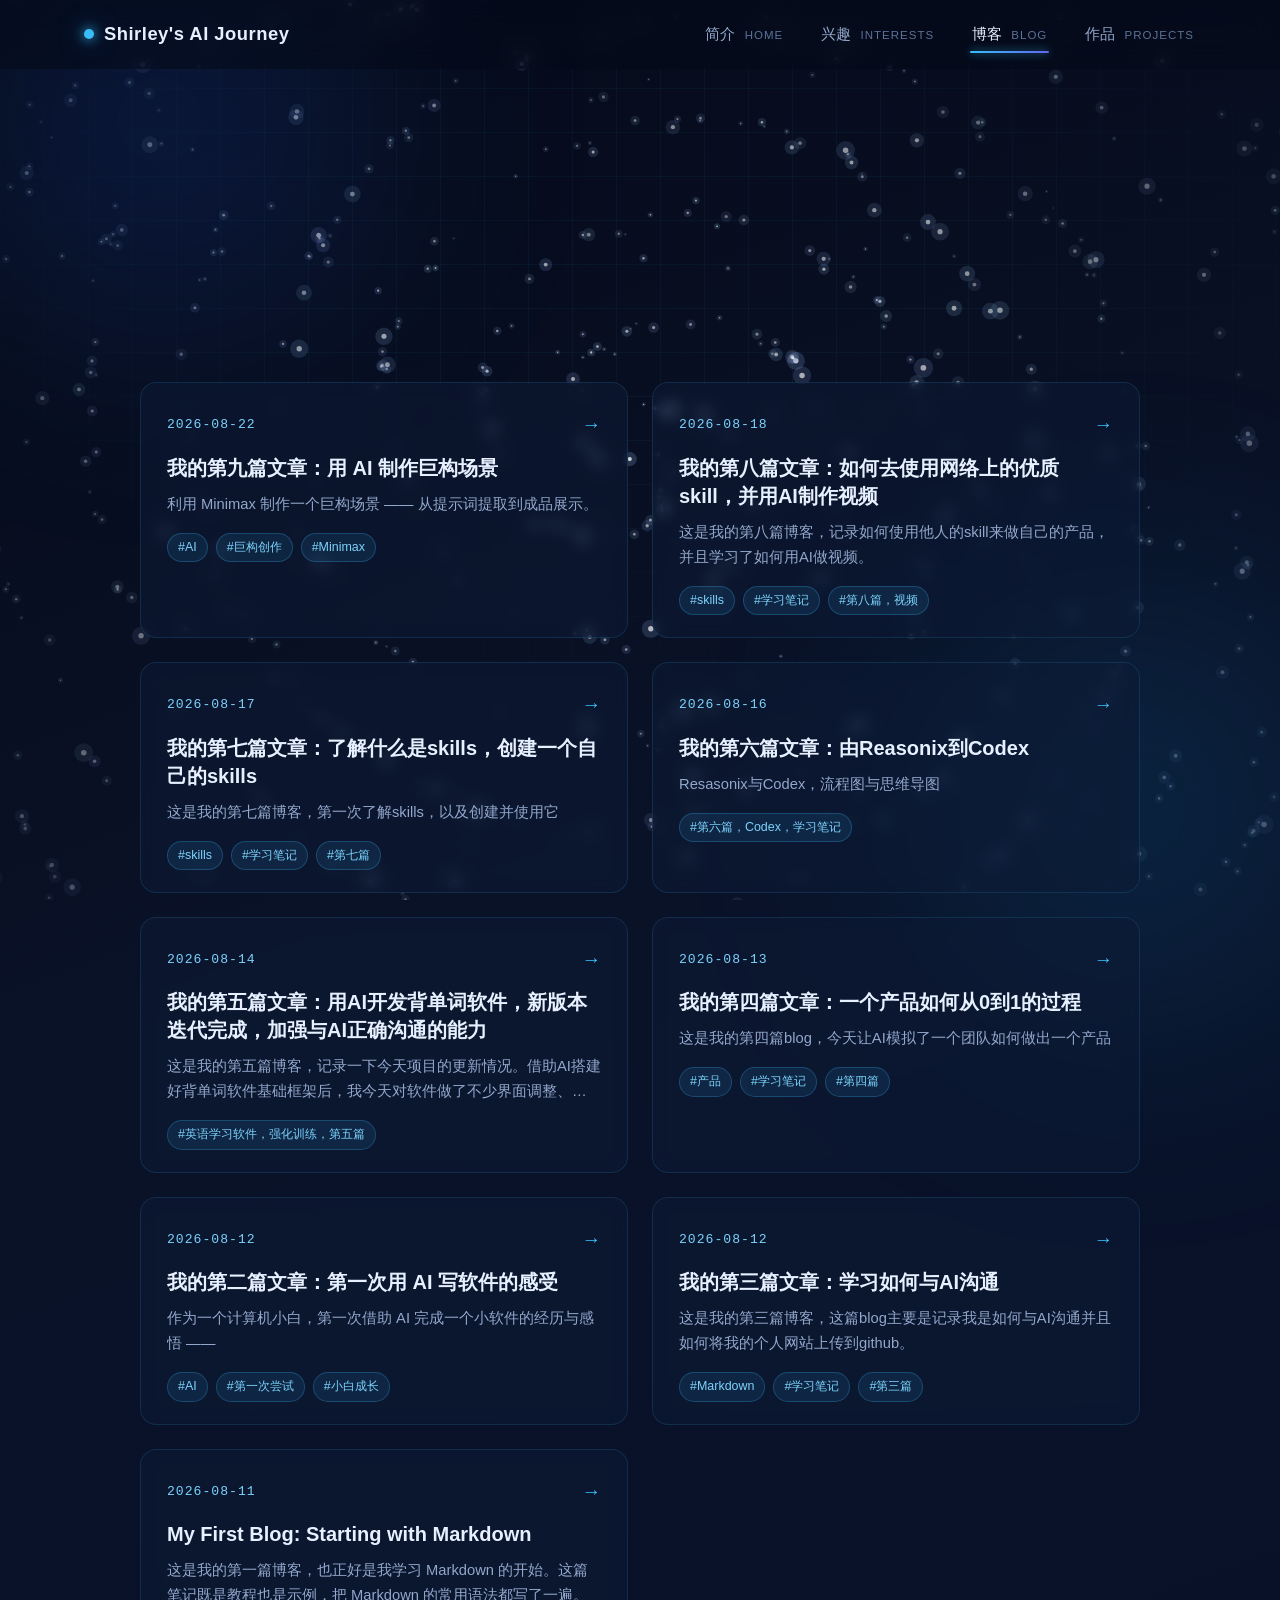
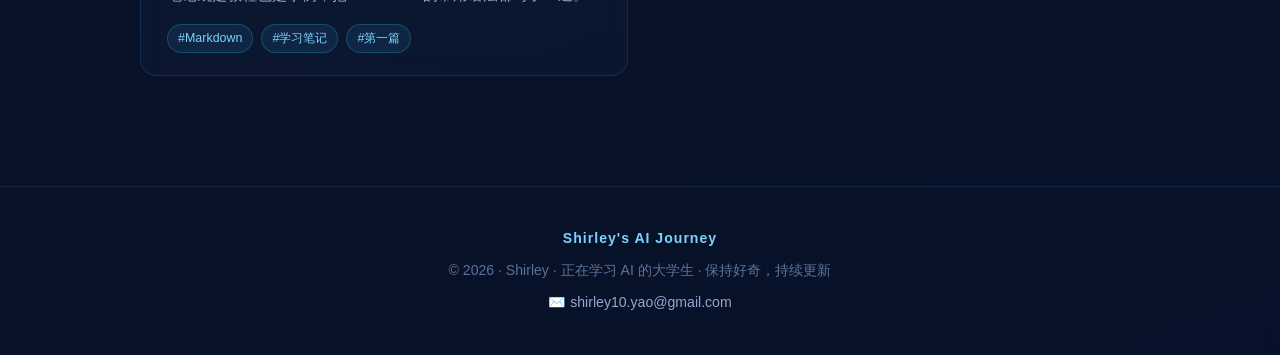
<file: blog.html>
<!DOCTYPE html>
<html lang="zh-CN">
<head>
  <meta charset="UTF-8" />
  <meta name="viewport" content="width=device-width, initial-scale=1.0" />
  <link rel="icon" type="image/svg+xml" href="favicon.svg" />
  <title>博客 · Shirley's AI Journey</title>
  <meta name="description" content="Shirley 的 AI 学习过程记录博客" />
  <link rel="stylesheet" href="style.css" />
</head>
<body>

  <div class="bg-grid" aria-hidden="true"></div>
  <div class="bg-glow bg-glow-1" aria-hidden="true"></div>
  <div class="bg-glow bg-glow-2" aria-hidden="true"></div>

  <!-- 顶部导航 -->
  <header class="navbar">
    <div class="nav-inner">
      <a href="index.html" class="logo">
        <span class="logo-dot"></span>
        Shirley's&nbsp;AI&nbsp;Journey
      </a>
      <nav class="nav-links" id="navLinks">
        <a href="index.html#home" class="nav-link">简介 <em>Home</em></a>
        <a href="index.html#interests" class="nav-link">兴趣 <em>Interests</em></a>
        <a href="blog.html" class="nav-link active">博客 <em>Blog</em></a>
        <a href="projects.html" class="nav-link">作品 <em>Projects</em></a>
      </nav>
      <button class="nav-toggle" id="navToggle" aria-label="打开菜单" aria-expanded="false">
        <span></span><span></span><span></span>
      </button>
    </div>
  </header>

  <main>
    <!-- 博客页头 -->
    <section class="section blog-head">
      <div class="container">
        <p class="section-kicker reveal">AI LEARNING LOG</p>
        <h1 class="blog-title reveal">我的<span class="gradient-text">AI 学习博客</span></h1>
        <p class="section-sub reveal">记录学习 AI 过程中的思考、踩坑与收获。持续更新中……</p>
      </div>
    </section>

    <!-- 文章列表 -->
    <section class="section blog-list-section">
      <div class="container">
        <div id="postList" class="post-list">
          <!-- 文章卡片由 JS 渲染 -->
        </div>
        <div id="postEmpty" class="post-empty" hidden>
          <p>📭 还没有文章。</p>
          <p class="post-empty-sub">把写好的 md 文件放进 <code>articles/</code> 目录，并在 <code>articles/list.js</code> 中登记文件名即可。</p>
        </div>
      </div>
    </section>
  </main>

  <!-- 页脚 -->
  <footer class="footer">
    <div class="container footer-inner">
      <p class="footer-logo">Shirley's&nbsp;AI&nbsp;Journey</p>
      <p>© <span id="year"></span> · Shirley · 正在学习 AI 的大学生 · 保持好奇，持续更新</p>
      <p class="footer-email">✉️ shirley10.yao@gmail.com</p>
    </div>
  </footer>

  <script src="articles/parser.js?v=3"></script>
  <script>
    // 动态版本号：每次加载强制获取最新文章清单，避免浏览器缓存旧 list.js
    document.write('<scr' + 'ipt src="articles/list.js?v=' + Date.now() + '"><\/scr' + 'ipt>');
  </script>
  <script>
    (function () {
      "use strict";

      /* 导航滚动 + 汉堡菜单（与首页一致） */
      const navbar = document.querySelector(".navbar");
      const onScrollNav = () => navbar.classList.toggle("scrolled", window.scrollY > 40);
      window.addEventListener("scroll", onScrollNav, { passive: true });
      onScrollNav();

      const navToggle = document.getElementById("navToggle");
      const navLinks = document.getElementById("navLinks");
      navToggle.addEventListener("click", () => {
        const isOpen = navLinks.classList.toggle("open");
        navToggle.classList.toggle("open", isOpen);
        navToggle.setAttribute("aria-expanded", String(isOpen));
      });
      navLinks.querySelectorAll("a").forEach((link) =>
        link.addEventListener("click", () => {
          navLinks.classList.remove("open");
          navToggle.classList.remove("open");
        })
      );

      /* 页脚年份 */
      document.getElementById("year").textContent = new Date().getFullYear();

      /* ---------- 渲染文章列表 ---------- */
      const listEl = document.getElementById("postList");
      const emptyEl = document.getElementById("postEmpty");

      async function loadPosts() {
        const files = window.BLOG_POSTS || [];
        const posts = [];
        let fetchFailed = false;

        for (const file of files) {
          try {
            const res = await fetch("articles/" + encodeURIComponent(file));
            if (!res.ok) continue;
            const text = await res.text();
            const { meta, tags, body, error } = BlogParser.parse(text);
            if (error) continue;
            posts.push({ file, meta, tags, body });
          } catch (e) {
            fetchFailed = true; /* 网络/协议错误，例如用 file:// 直接打开 */
          }
        }

        // 按日期倒序（无日期的排最后）
        posts.sort((a, b) => {
          const da = a.meta.date || "0000";
          const db = b.meta.date || "0000";
          return db.localeCompare(da);
        });

        if (posts.length === 0) {
          if (fetchFailed) {
            // 抓取失败：给出明确诊断
            const isFile = location.protocol === "file:";
            emptyEl.innerHTML =
              (isFile
                ? "<p>🔌 检测到你正在用 <code>file://</code> 直接打开页面。</p>"
                : "<p>🔌 读取文章失败（网络或服务器问题）。</p>") +
              "<p class='post-empty-sub'>浏览器出于安全限制，直接双击打开时无法读取博客文件。<br />" +
              "请通过本地服务器访问：<code>http://127.0.0.1:8000/blog.html</code><br />" +
              "若已在用服务器仍失败，请强制刷新（Mac：<code>Cmd+Shift+R</code>；Windows：<code>Ctrl+Shift+R</code>）。</p>";
          }
          emptyEl.hidden = false;
          return;
        }

        listEl.innerHTML = posts
          .map(
            (p) => `
          <a class="post-card reveal visible" href="post.html?file=${encodeURIComponent(p.file)}">
            <div class="post-card-top">
              <span class="post-date">${BlogParser.formatDate(p.meta.date)}</span>
              <span class="post-arrow">→</span>
            </div>
            <h2 class="post-card-title">${escapeHtml(p.meta.title || "未命名文章")}</h2>
            ${p.meta.summary ? `<p class="post-card-summary">${escapeHtml(p.meta.summary)}</p>` : ""}
            ${p.tags.length ? `<div class="post-tags">${p.tags.map((t) => `<span class="post-tag">#${escapeHtml(t)}</span>`).join("")}</div>` : ""}
          </a>`
          )
          .join("");
      }

      function escapeHtml(s) {
        return s.replace(/[&<>"']/g, (c) => ({
          "&": "&amp;", "<": "&lt;", ">": "&gt;", '"': "&quot;", "'": "&#39;",
        }[c]));
      }

      loadPosts();
    })();
  </script>
  <script src="galaxy.js"></script>
</body>
</html>
</file>
<file: style.css>
/* ============================================================
   Shirley's AI Journey · 蓝色科技感主题样式
   配色：深蓝黑背景 + 霓虹蓝渐变 + 玻璃拟态卡片
   ============================================================ */

:root {
  /* 蓝色主题色板 */
  --bg-0: #050a18;          /* 最深处 */
  --bg-1: #0a1228;          /* 主背景 */
  --bg-2: #0d1b36;          /* 卡片底层 */
  --blue-300: #7dd3fc;
  --blue-400: #38bdf8;
  --blue-500: #0ea5e9;      /* 主霓虹蓝 */
  --blue-600: #2563eb;
  --indigo-500: #6366f1;
  --text-main: #e6f0ff;
  --text-dim: #93a8cc;
  --text-faint: #5b7299;
  --border-glow: rgba(56, 189, 248, 0.28);
  --glass: rgba(13, 27, 54, 0.55);
  --radius: 16px;
  --transition: 0.35s cubic-bezier(0.22, 1, 0.36, 1);
}

* { margin: 0; padding: 0; box-sizing: border-box; }

html { scroll-behavior: smooth; }

body {
  font-family: "PingFang SC", "Microsoft YaHei", "Helvetica Neue", Arial,
    "Segoe UI", sans-serif;
  background: linear-gradient(160deg, var(--bg-0) 0%, var(--bg-1) 45%, #071129 100%);
  color: var(--text-main);
  line-height: 1.7;
  overflow-x: hidden;
  -webkit-font-smoothing: antialiased;
}

::selection { background: rgba(14, 165, 233, 0.4); color: #fff; }

a { color: inherit; text-decoration: none; }

img { display: block; max-width: 100%; }

/* ---------- 背景装饰 ---------- */
.bg-grid {
  position: fixed;
  inset: 0;
  z-index: -3;
  background-image:
    linear-gradient(rgba(56, 189, 248, 0.05) 1px, transparent 1px),
    linear-gradient(90deg, rgba(56, 189, 248, 0.05) 1px, transparent 1px);
  background-size: 44px 44px;
  mask-image: radial-gradient(ellipse 80% 70% at 50% 30%, #000 30%, transparent 75%);
  -webkit-mask-image: radial-gradient(ellipse 80% 70% at 50% 30%, #000 30%, transparent 75%);
}

.bg-glow {
  position: fixed;
  z-index: -2;
  border-radius: 50%;
  filter: blur(120px);
  opacity: 0.5;
  pointer-events: none;
}
.bg-glow-1 {
  width: 560px; height: 560px;
  top: -160px; left: -120px;
  background: radial-gradient(circle, rgba(37, 99, 235, 0.55), transparent 70%);
  animation: float-glow 12s ease-in-out infinite alternate;
}
.bg-glow-2 {
  width: 620px; height: 620px;
  bottom: -220px; right: -160px;
  background: radial-gradient(circle, rgba(14, 165, 233, 0.4), transparent 70%);
  animation: float-glow 14s ease-in-out infinite alternate-reverse;
}
@keyframes float-glow {
  from { transform: translate3d(0, 0, 0) scale(1); }
  to   { transform: translate3d(40px, 30px, 0) scale(1.12); }
}

/* ---------- 顶部导航 ---------- */
.navbar {
  position: fixed;
  top: 0; left: 0; right: 0;
  z-index: 100;
  backdrop-filter: blur(14px);
  -webkit-backdrop-filter: blur(14px);
  background: rgba(5, 10, 24, 0.55);
  border-bottom: 1px solid transparent;
  transition: border-color var(--transition), background var(--transition);
}
.navbar.scrolled {
  background: rgba(5, 10, 24, 0.85);
  border-bottom-color: var(--border-glow);
}
.nav-inner {
  max-width: 1160px;
  margin: 0 auto;
  padding: 0 24px;
  height: 68px;
  display: flex;
  align-items: center;
  justify-content: space-between;
}

.logo {
  display: flex;
  align-items: center;
  gap: 10px;
  font-size: 1.15rem;
  font-weight: 700;
  letter-spacing: 0.5px;
}
.logo-dot {
  width: 10px; height: 10px;
  border-radius: 50%;
  background: var(--blue-400);
  box-shadow: 0 0 12px var(--blue-400), 0 0 26px rgba(56, 189, 248, 0.6);
  animation: pulse-dot 2.2s ease-in-out infinite;
}
@keyframes pulse-dot {
  0%, 100% { transform: scale(1); opacity: 1; }
  50% { transform: scale(1.35); opacity: 0.75; }
}

.nav-links { display: flex; gap: 34px; }
.nav-link {
  position: relative;
  font-size: 0.95rem;
  color: var(--text-dim);
  transition: color var(--transition);
  padding: 6px 2px;
}
.nav-link em {
  font-style: normal;
  font-size: 0.72rem;
  margin-left: 5px;
  letter-spacing: 1px;
  text-transform: uppercase;
  color: var(--text-faint);
}
.nav-link::after {
  content: "";
  position: absolute;
  left: 0; bottom: 0;
  width: 0; height: 2px;
  border-radius: 2px;
  background: linear-gradient(90deg, var(--blue-400), var(--indigo-500));
  box-shadow: 0 0 8px rgba(56, 189, 248, 0.8);
  transition: width var(--transition);
}
.nav-link:hover, .nav-link.active { color: var(--text-main); }
.nav-link:hover::after, .nav-link.active::after { width: 100%; }

/* 移动端汉堡菜单 */
.nav-toggle {
  display: none;
  flex-direction: column;
  gap: 5px;
  background: none;
  border: 0;
  cursor: pointer;
  padding: 6px;
}
.nav-toggle span {
  width: 22px; height: 2px;
  background: var(--text-main);
  border-radius: 2px;
  transition: transform var(--transition), opacity var(--transition);
}
.nav-toggle.open span:nth-child(1) { transform: translateY(7px) rotate(45deg); }
.nav-toggle.open span:nth-child(2) { opacity: 0; }
.nav-toggle.open span:nth-child(3) { transform: translateY(-7px) rotate(-45deg); }

/* ---------- 通用容器 ---------- */
.container {
  max-width: 1160px;
  margin: 0 auto;
  padding: 0 24px;
}
.section { position: relative; }

/* ---------- 第一屏：简介 ---------- */
.hero {
  min-height: 100vh;
  display: flex;
  flex-direction: column;
  justify-content: center;
  padding: 120px 0 80px;
}
.hero-inner {
  display: grid;
  grid-template-columns: 1.15fr 0.85fr;
  gap: 56px;
  align-items: center;
}

.hero-kicker {
  display: flex;
  align-items: center;
  gap: 12px;
  color: var(--blue-300);
  font-size: 0.85rem;
  letter-spacing: 2px;
  text-transform: uppercase;
  margin-bottom: 22px;
}
.kicker-line {
  width: 40px; height: 2px;
  background: linear-gradient(90deg, var(--blue-400), transparent);
}

.hero-title {
  font-size: clamp(2.2rem, 5.2vw, 3.6rem);
  line-height: 1.25;
  font-weight: 800;
  letter-spacing: 0.5px;
  margin-bottom: 24px;
}
.gradient-text {
  background: linear-gradient(92deg, var(--blue-300) 0%, var(--blue-500) 55%, var(--indigo-500) 100%);
  -webkit-background-clip: text;
  background-clip: text;
  -webkit-text-fill-color: transparent;
  color: transparent;
}

.type-wrap { white-space: nowrap; }
.type-cursor {
  display: inline-block;
  width: 3px;
  margin-left: 4px;
  background: var(--blue-400);
  color: transparent;
  animation: blink 1s steps(1) infinite;
}
@keyframes blink { 50% { opacity: 0; } }

.hero-desc {
  color: var(--text-dim);
  font-size: 1.05rem;
  max-width: 560px;
  margin-bottom: 34px;
}
.hero-desc strong { color: var(--text-main); }

.hero-actions { display: flex; gap: 16px; flex-wrap: wrap; margin-bottom: 44px; }

.btn {
  display: inline-flex;
  align-items: center;
  gap: 8px;
  padding: 13px 28px;
  border-radius: 999px;
  font-size: 0.98rem;
  font-weight: 600;
  cursor: pointer;
  transition: transform var(--transition), box-shadow var(--transition),
    border-color var(--transition), background var(--transition);
}
.btn-primary {
  color: #04101f;
  background: linear-gradient(92deg, var(--blue-300), var(--blue-400));
  box-shadow: 0 8px 28px rgba(14, 165, 233, 0.4);
}
.btn-primary:hover {
  transform: translateY(-3px);
  box-shadow: 0 14px 38px rgba(14, 165, 233, 0.55);
}
.btn-arrow { transition: transform var(--transition); }
.btn-primary:hover .btn-arrow { transform: translateX(5px); }

.btn-ghost {
  color: var(--blue-300);
  border: 1px solid var(--border-glow);
  background: transparent;
}
.btn-ghost:hover {
  border-color: var(--blue-400);
  box-shadow: 0 0 22px rgba(56, 189, 248, 0.25);
  transform: translateY(-3px);
}

/* 关于我的信息卡片 */
.about-cards {
  display: grid;
  grid-template-columns: repeat(3, 1fr);
  gap: 16px;
}
.about-card {
  display: flex;
  gap: 13px;
  padding: 18px 16px;
  border-radius: var(--radius);
  background: var(--glass);
  border: 1px solid rgba(56, 189, 248, 0.14);
  backdrop-filter: blur(8px);
  -webkit-backdrop-filter: blur(8px);
  transition: transform var(--transition), border-color var(--transition),
    box-shadow var(--transition);
}
.about-card:hover {
  transform: translateY(-5px);
  border-color: var(--border-glow);
  box-shadow: 0 12px 32px rgba(14, 165, 233, 0.18);
}
.about-icon {
  font-size: 1.5rem;
  flex-shrink: 0;
  filter: drop-shadow(0 0 8px rgba(56, 189, 248, 0.5));
}
.about-card h3 { font-size: 0.98rem; margin-bottom: 4px; }
.about-card p { font-size: 0.83rem; color: var(--text-dim); }

/* 右侧终端面板 */
.hero-panel { position: relative; }
.panel-card {
  border-radius: var(--radius);
  background: rgba(8, 16, 34, 0.85);
  border: 1px solid var(--border-glow);
  box-shadow: 0 24px 60px rgba(2, 6, 18, 0.6), 0 0 40px rgba(14, 165, 233, 0.12);
  overflow: hidden;
  transform: perspective(1200px) rotateY(-8deg) rotateX(2deg);
  transition: transform var(--transition);
}
.panel-card:hover { transform: perspective(1200px) rotateY(0deg) rotateX(0deg); }
.panel-header {
  display: flex;
  align-items: center;
  gap: 7px;
  padding: 12px 16px;
  background: rgba(56, 189, 248, 0.08);
  border-bottom: 1px solid rgba(56, 189, 248, 0.15);
}
.panel-dot { width: 10px; height: 10px; border-radius: 50%; }
.panel-dot.red    { background: #ff5f57; }
.panel-dot.yellow { background: #febc2e; }
.panel-dot.green  { background: #28c840; }
.panel-title {
  margin-left: auto;
  font-size: 0.78rem;
  color: var(--text-faint);
  font-family: "SF Mono", Consolas, Menlo, monospace;
  letter-spacing: 1px;
}
.panel-body {
  padding: 20px 22px 26px;
  font-family: "SF Mono", Consolas, Menlo, monospace;
  font-size: 0.88rem;
}
.log-time { color: var(--text-faint); }
.log-cmd { color: var(--blue-300); }
.log-out { color: var(--text-dim); padding-left: 2.2em; }
.log-out.success { color: #4ade80; }
.log-cursor { color: var(--blue-400); animation: blink 1s steps(1) infinite; }
.panel-body p { margin-bottom: 7px; }

/* 向下滚动提示 */
.scroll-hint {
  position: absolute;
  left: 50%;
  bottom: 30px;
  transform: translateX(-50%);
  display: flex;
  flex-direction: column;
  align-items: center;
  gap: 8px;
  color: var(--text-faint);
  font-size: 0.7rem;
  letter-spacing: 3px;
}
.mouse {
  width: 24px; height: 38px;
  border: 2px solid var(--text-faint);
  border-radius: 14px;
  display: flex;
  justify-content: center;
  padding-top: 6px;
}
.wheel {
  width: 3px; height: 7px;
  border-radius: 3px;
  background: var(--blue-400);
  animation: wheel 1.6s ease-in-out infinite;
}
@keyframes wheel {
  0%   { transform: translateY(0); opacity: 1; }
  70%  { transform: translateY(12px); opacity: 0; }
  100% { transform: translateY(0); opacity: 0; }
}

/* ---------- 第二屏：兴趣爱好 ---------- */
.interests {
  padding: 120px 0 90px;
}
.section-head {
  text-align: center;
  margin-bottom: 56px;
}
.section-kicker {
  color: var(--blue-400);
  font-size: 0.8rem;
  letter-spacing: 4px;
  text-transform: uppercase;
  margin-bottom: 12px;
}
.section-title {
  font-size: clamp(1.8rem, 4vw, 2.7rem);
  font-weight: 800;
  margin-bottom: 14px;
}
.section-sub { color: var(--text-dim); font-size: 1rem; }

.interests-grid {
  display: grid;
  grid-template-columns: repeat(3, 1fr);
  gap: 26px;
}
.interest-card {
  border-radius: var(--radius);
  background: var(--glass);
  border: 1px solid rgba(56, 189, 248, 0.14);
  backdrop-filter: blur(8px);
  -webkit-backdrop-filter: blur(8px);
  overflow: hidden;
  transition: transform var(--transition), border-color var(--transition),
    box-shadow var(--transition);
}
.interest-card:hover {
  transform: translateY(-8px);
  border-color: var(--border-glow);
  box-shadow: 0 20px 50px rgba(2, 10, 30, 0.6), 0 0 34px rgba(14, 165, 233, 0.2);
}
.card-media {
  position: relative;
  height: 210px;
  overflow: hidden;
}
.card-media img {
  width: 100%;
  height: 100%;
  object-fit: cover;
  transition: transform 0.7s cubic-bezier(0.22, 1, 0.36, 1);
  filter: saturate(0.92) brightness(0.95);
}
.interest-card:hover .card-media img {
  transform: scale(1.08);
  filter: saturate(1.05) brightness(1.02);
}
.card-media::after {
  content: "";
  position: absolute;
  inset: 0;
  background: linear-gradient(180deg, transparent 40%, rgba(5, 10, 24, 0.75) 100%);
}
.card-tag {
  position: absolute;
  top: 14px; left: 14px;
  z-index: 2;
  padding: 5px 12px;
  border-radius: 999px;
  font-size: 0.76rem;
  letter-spacing: 1px;
  color: #e8f6ff;
  background: rgba(8, 20, 40, 0.6);
  border: 1px solid rgba(125, 211, 252, 0.35);
  backdrop-filter: blur(6px);
  -webkit-backdrop-filter: blur(6px);
}
.card-body { padding: 22px 22px 26px; }
.card-body h3 {
  font-size: 1.3rem;
  margin-bottom: 10px;
  display: flex;
  align-items: center;
  gap: 8px;
}
.card-body h3::after {
  content: "";
  flex: 0 0 26px;
  height: 2px;
  border-radius: 2px;
  background: linear-gradient(90deg, var(--blue-400), transparent);
}
.card-body p { color: var(--text-dim); font-size: 0.92rem; margin-bottom: 16px; }
.card-points { list-style: none; }
.card-points li {
  position: relative;
  padding-left: 20px;
  font-size: 0.88rem;
  color: var(--text-main);
  margin-bottom: 8px;
}
.card-points li::before {
  content: "";
  position: absolute;
  left: 0; top: 9px;
  width: 8px; height: 8px;
  border-radius: 2px;
  transform: rotate(45deg);
  background: linear-gradient(135deg, var(--blue-400), var(--indigo-500));
  box-shadow: 0 0 8px rgba(56, 189, 248, 0.7);
}

/* 首页博客入口 */
.blog-cta {
  margin-top: 56px;
  display: flex;
  align-items: center;
  gap: 20px;
  flex-wrap: wrap;
  padding: 26px 30px;
  border-radius: var(--radius);
  background: linear-gradient(120deg, rgba(37, 99, 235, 0.16), rgba(14, 165, 233, 0.08));
  border: 1px solid var(--border-glow);
  box-shadow: 0 10px 34px rgba(2, 10, 30, 0.4);
}
.blog-cta-icon {
  font-size: 2rem;
  filter: drop-shadow(0 0 10px rgba(56, 189, 248, 0.6));
}
.blog-cta-text { flex: 1; min-width: 220px; }
.blog-cta-text h3 { font-size: 1.15rem; margin-bottom: 4px; }
.blog-cta-text p { color: var(--text-dim); font-size: 0.9rem; }

/* ---------- 页脚 ---------- */
.footer {
  border-top: 1px solid rgba(56, 189, 248, 0.12);
  padding: 40px 0;
}
.footer-inner {
  display: flex;
  flex-direction: column;
  align-items: center;
  gap: 8px;
  text-align: center;
  color: var(--text-faint);
  font-size: 0.88rem;
}
.footer-logo {
  font-weight: 700;
  color: var(--blue-300);
  letter-spacing: 1px;
  display: flex;
  align-items: center;
  gap: 8px;
}
.footer-email { color: var(--text-dim); }

/* ---------- 滚动渐入动画 ---------- */
.reveal {
  opacity: 0;
  transform: translateY(30px);
  transition: opacity 0.8s ease, transform 0.8s cubic-bezier(0.22, 1, 0.36, 1);
}
.reveal.visible {
  opacity: 1;
  transform: translateY(0);
}

/* ---------- 响应式 ---------- */
@media (max-width: 960px) {
  .hero-inner { grid-template-columns: 1fr; gap: 40px; }
  .hero-panel { max-width: 480px; }
  .panel-card { transform: none; }
  .interests-grid { grid-template-columns: 1fr; max-width: 520px; margin: 0 auto; }
}

@media (max-width: 640px) {
  .nav-links {
    position: fixed;
    top: 68px; left: 0; right: 0;
    flex-direction: column;
    gap: 0;
    background: rgba(5, 10, 24, 0.97);
    border-bottom: 1px solid var(--border-glow);
    padding: 12px 24px;
    transform: translateY(-120%);
    transition: transform var(--transition);
  }
  .nav-links.open { transform: translateY(0); }
  .nav-link { padding: 12px 2px; }
  .nav-toggle { display: flex; }

  .about-cards { grid-template-columns: 1fr; }
  .hero { padding-top: 110px; }
  .scroll-hint { display: none; }
}

/* ============================================================
   博客：列表页
   ============================================================ */
.blog-head {
  padding: 160px 0 20px;
  text-align: center;
}
.blog-title {
  font-size: clamp(2rem, 5vw, 3.2rem);
  font-weight: 800;
  margin-bottom: 14px;
}
.blog-list-section {
  padding: 40px 0 110px;
}

.post-list {
  display: grid;
  grid-template-columns: repeat(2, 1fr);
  gap: 24px;
  max-width: 1000px;
  margin: 0 auto;
}
.post-card {
  display: block;
  padding: 26px 26px 22px;
  border-radius: var(--radius);
  background: var(--glass);
  border: 1px solid rgba(56, 189, 248, 0.14);
  backdrop-filter: blur(8px);
  -webkit-backdrop-filter: blur(8px);
  transition: transform var(--transition), border-color var(--transition),
    box-shadow var(--transition);
}
.post-card:hover {
  transform: translateY(-6px);
  border-color: var(--border-glow);
  box-shadow: 0 16px 44px rgba(2, 10, 30, 0.6), 0 0 30px rgba(14, 165, 233, 0.18);
}
.post-card-top {
  display: flex;
  align-items: center;
  justify-content: space-between;
  margin-bottom: 12px;
}
.post-date {
  font-size: 0.82rem;
  letter-spacing: 1px;
  color: var(--blue-300);
  font-family: "SF Mono", Consolas, Menlo, monospace;
}
.post-arrow {
  color: var(--blue-400);
  font-size: 1.2rem;
  transition: transform var(--transition);
}
.post-card:hover .post-arrow { transform: translateX(5px); }
.post-card-title {
  font-size: 1.25rem;
  font-weight: 700;
  margin-bottom: 10px;
  line-height: 1.4;
}
.post-card-summary {
  color: var(--text-dim);
  font-size: 0.92rem;
  margin-bottom: 16px;
  display: -webkit-box;
  -webkit-line-clamp: 2;
  -webkit-box-orient: vertical;
  overflow: hidden;
}

.post-tags { display: flex; flex-wrap: wrap; gap: 8px; }
.post-tag {
  font-size: 0.78rem;
  padding: 3px 10px;
  border-radius: 999px;
  color: var(--blue-300);
  background: rgba(56, 189, 248, 0.1);
  border: 1px solid rgba(56, 189, 248, 0.25);
}

.post-empty {
  text-align: center;
  padding: 60px 0;
  color: var(--text-dim);
  font-size: 1.05rem;
}
.post-empty-sub {
  margin-top: 10px;
  font-size: 0.88rem;
  color: var(--text-faint);
}
.post-empty code {
  color: var(--blue-300);
  background: rgba(56, 189, 248, 0.12);
  padding: 2px 7px;
  border-radius: 6px;
  font-family: "SF Mono", Consolas, Menlo, monospace;
}

/* ============================================================
   博客：文章阅读页
   ============================================================ */
.post-section { padding: 140px 0 90px; }
.post-container { max-width: 820px; }

.post-back {
  display: inline-block;
  color: var(--blue-300);
  font-size: 0.92rem;
  margin-bottom: 28px;
  transition: transform var(--transition), color var(--transition);
}
.post-back:hover { color: var(--text-main); transform: translateX(-4px); }

.post-header { margin-bottom: 34px; }
.post-title {
  font-size: clamp(1.7rem, 4vw, 2.5rem);
  font-weight: 800;
  line-height: 1.35;
  margin-bottom: 14px;
}
.post-meta {
  display: flex;
  align-items: center;
  flex-wrap: wrap;
  gap: 14px;
}

.post-content {
  font-size: 1.02rem;
  color: var(--text-main);
  line-height: 1.9;
}
.post-content h2 {
  font-size: 1.5rem;
  margin: 42px 0 16px;
  padding-bottom: 10px;
  border-bottom: 1px solid rgba(56, 189, 248, 0.18);
}
.post-content h2::before {
  content: "▍";
  color: var(--blue-400);
  margin-right: 8px;
}
.post-content h3 {
  font-size: 1.2rem;
  margin: 30px 0 12px;
  color: var(--blue-300);
}
.post-content p { margin-bottom: 18px; }
.post-content a {
  color: var(--blue-400);
  text-decoration: underline;
  text-underline-offset: 3px;
}
.post-content strong { color: #fff; }
.post-content ul, .post-content ol { margin: 0 0 18px 1.4em; }
.post-content li { margin-bottom: 6px; }
.post-content li::marker { color: var(--blue-400); }

.post-content blockquote {
  margin: 20px 0;
  padding: 14px 20px;
  border-left: 3px solid var(--blue-500);
  background: rgba(56, 189, 248, 0.08);
  border-radius: 0 12px 12px 0;
  color: var(--text-dim);
}
.post-content blockquote p { margin-bottom: 0; }

.post-content code {
  font-family: "SF Mono", Consolas, Menlo, monospace;
  font-size: 0.9em;
  color: var(--blue-300);
  background: rgba(56, 189, 248, 0.12);
  padding: 2px 7px;
  border-radius: 6px;
}
.post-content pre {
  margin: 22px 0;
  border-radius: 12px;
  border: 1px solid rgba(56, 189, 248, 0.16);
  background: #0b1226;
  box-shadow: 0 10px 30px rgba(2, 8, 24, 0.5);
  overflow-x: auto;
}
.post-content pre code {
  display: block;
  padding: 18px 20px;
  background: none;
  color: var(--text-main);
  font-size: 0.88rem;
  line-height: 1.7;
}

.post-content table {
  width: 100%;
  border-collapse: collapse;
  margin: 22px 0;
  font-size: 0.94rem;
}
.post-content th, .post-content td {
  padding: 10px 14px;
  border: 1px solid rgba(56, 189, 248, 0.2);
  text-align: left;
}
.post-content th {
  background: rgba(56, 189, 248, 0.12);
  color: var(--blue-300);
  font-weight: 600;
}
.post-content tr:nth-child(even) td { background: rgba(56, 189, 248, 0.04); }

.post-content img {
  border-radius: 12px;
  border: 1px solid rgba(56, 189, 248, 0.2);
  margin: 22px auto;
  max-width: 100%;
}
.post-content video {
  display: block;
  width: 100%;
  max-width: 100%;
  margin: 22px auto;
  border-radius: 12px;
  border: 1px solid rgba(56, 189, 248, 0.2);
  background: #0b1226;
  box-shadow: 0 10px 30px rgba(2, 8, 24, 0.5);
}
.post-content hr {
  margin: 36px 0;
  border: 0;
  height: 1px;
  background: linear-gradient(90deg, transparent, var(--blue-500), transparent);
}

.loading { color: var(--text-faint); text-align: center; padding: 40px 0; }
.post-footer { margin-top: 46px; padding-top: 26px; border-top: 1px solid rgba(56, 189, 248, 0.15); }

/* 作品页：内容垂直居中，卡片上移至屏幕中央 */
.page-projects main {
  min-height: 100vh;
  display: flex;
  flex-direction: column;
  justify-content: center;
}
.page-projects .blog-head {
  padding: 130px 0 16px;
}
.page-projects .blog-list-section {
  padding: 20px 0 70px;
}

/* 博客相关响应式 */
@media (max-width: 860px) {
  .post-list { grid-template-columns: 1fr; }
}

/* ============================================================
   作品集：Projects
   ============================================================ */
.projects-grid {
  display: grid;
  grid-template-columns: repeat(3, 1fr);
  gap: 26px;
}
/* 单卡模式：一张大卡片居中 */
.projects-grid-single {
  grid-template-columns: 1fr;
  max-width: 760px;
  margin: 0 auto;
}

/* 卡片：封面为背景，文字叠加在封面之上 */
.project-card {
  position: relative;
  display: block;
  min-height: 420px;
  border-radius: var(--radius);
  border: 1px solid rgba(56, 189, 248, 0.2);
  overflow: hidden;
  box-shadow:
    0 0 18px rgba(56, 189, 248, 0.22),
    0 0 46px rgba(37, 99, 235, 0.12),
    inset 0 0 14px rgba(56, 189, 248, 0.06);
  transition: transform var(--transition), border-color var(--transition),
    box-shadow var(--transition);
}
/* 渐变发光边框 */
.project-card::before {
  content: "";
  position: absolute;
  inset: 0;
  z-index: 3;
  border-radius: inherit;
  padding: 1.5px;
  background: linear-gradient(
    135deg,
    rgba(125, 211, 252, 0.9),
    rgba(56, 189, 248, 0.25) 40%,
    rgba(99, 102, 241, 0.9)
  );
  -webkit-mask: linear-gradient(#000 0 0) content-box, linear-gradient(#000 0 0);
  -webkit-mask-composite: xor;
  mask: linear-gradient(#000 0 0) content-box, linear-gradient(#000 0 0);
  mask-composite: exclude;
  pointer-events: none;
}
/* 右上角光晕装饰 */
.project-card::after {
  content: "";
  position: absolute;
  top: 0;
  right: 0;
  width: 120px;
  height: 120px;
  background: radial-gradient(
    circle at top right,
    rgba(125, 211, 252, 0.4),
    transparent 70%
  );
  z-index: 1;
  pointer-events: none;
}
.projects-grid-single .project-card {
  min-height: 500px;
}
.project-card:hover {
  transform: translateY(-8px);
  border-color: rgba(125, 211, 252, 0.6);
  box-shadow:
    0 0 28px rgba(56, 189, 248, 0.5),
    0 0 80px rgba(37, 99, 235, 0.28),
    inset 0 0 18px rgba(56, 189, 248, 0.14);
}
.project-card-clickable {
  cursor: pointer;
}

/* 封面背景层（Grainient 渐变 或 图片） */
.project-cover-grainient,
.project-bg-img {
  position: absolute;
  inset: 0;
  width: 100%;
  height: 100%;
}
.project-bg-img {
  object-fit: cover;
  position: absolute;
  inset: 0;
  width: 100%;
  height: 100%;
  z-index: 1; /* 在渐变 canvas 之上：加载成功显示图片，失败隐藏则露出渐变 */
  background: linear-gradient(135deg, #1e3a8a, #0ea5e9); /* 图片加载前的占位背景 */
  transition: transform 0.7s cubic-bezier(0.22, 1, 0.36, 1);
}
.project-card:hover .project-bg-img {
  transform: scale(1.06);
}
.project-card:hover .project-cover-grainient {
  filter: brightness(1.08);
}

/* 底部渐变遮罩：保证文字可读 */
.project-overlay {
  position: absolute;
  inset: 0;
  z-index: 1;
  background: linear-gradient(
    180deg,
    rgba(5, 10, 24, 0.05) 25%,
    rgba(5, 10, 24, 0.55) 55%,
    rgba(5, 10, 24, 0.92) 100%
  );
  pointer-events: none;
}

/* 文字层：叠加在封面之上 */
.project-body {
  position: absolute;
  left: 0;
  right: 0;
  bottom: 0;
  z-index: 2;
  padding: 22px 24px 26px;
}
.projects-grid-single .project-body {
  padding: 30px 34px 34px;
}
.project-title-row {
  display: flex;
  align-items: center;
  justify-content: space-between;
  gap: 10px;
  margin-bottom: 10px;
}
.project-title-row h3 {
  font-size: 1.35rem;
  font-weight: 800;
  color: #fff;
}
.projects-grid-single .project-title-row h3 {
  font-size: 1.7rem;
}
.project-status {
  flex-shrink: 0;
  font-size: 0.74rem;
  padding: 3px 10px;
  border-radius: 999px;
  color: var(--blue-300);
  background: rgba(8, 20, 40, 0.55);
  border: 1px solid rgba(125, 211, 252, 0.35);
  backdrop-filter: blur(6px);
  -webkit-backdrop-filter: blur(6px);
}
.project-desc {
  color: #c9d8f0;
  font-size: 0.95rem;
  line-height: 1.8;
  margin-bottom: 14px;
  text-shadow: 0 1px 8px rgba(0, 0, 0, 0.6);
}
.projects-grid-single .project-desc {
  font-size: 1.08rem;
  line-height: 1.9;
  margin-bottom: 18px;
}
.project-card .post-tags .post-tag {
  background: rgba(8, 20, 40, 0.5);
}
.projects-grid-single .post-tag {
  font-size: 0.85rem;
  padding: 5px 14px;
}
.project-link {
  margin-top: 16px;
  padding: 9px 20px;
  font-size: 0.88rem;
}
.projects-grid-single .project-link {
  padding: 11px 24px;
  font-size: 0.95rem;
}

@media (max-width: 960px) {
  .projects-grid { grid-template-columns: repeat(2, 1fr); }
}
@media (max-width: 640px) {
  .projects-grid { grid-template-columns: 1fr; }
}
</file>
